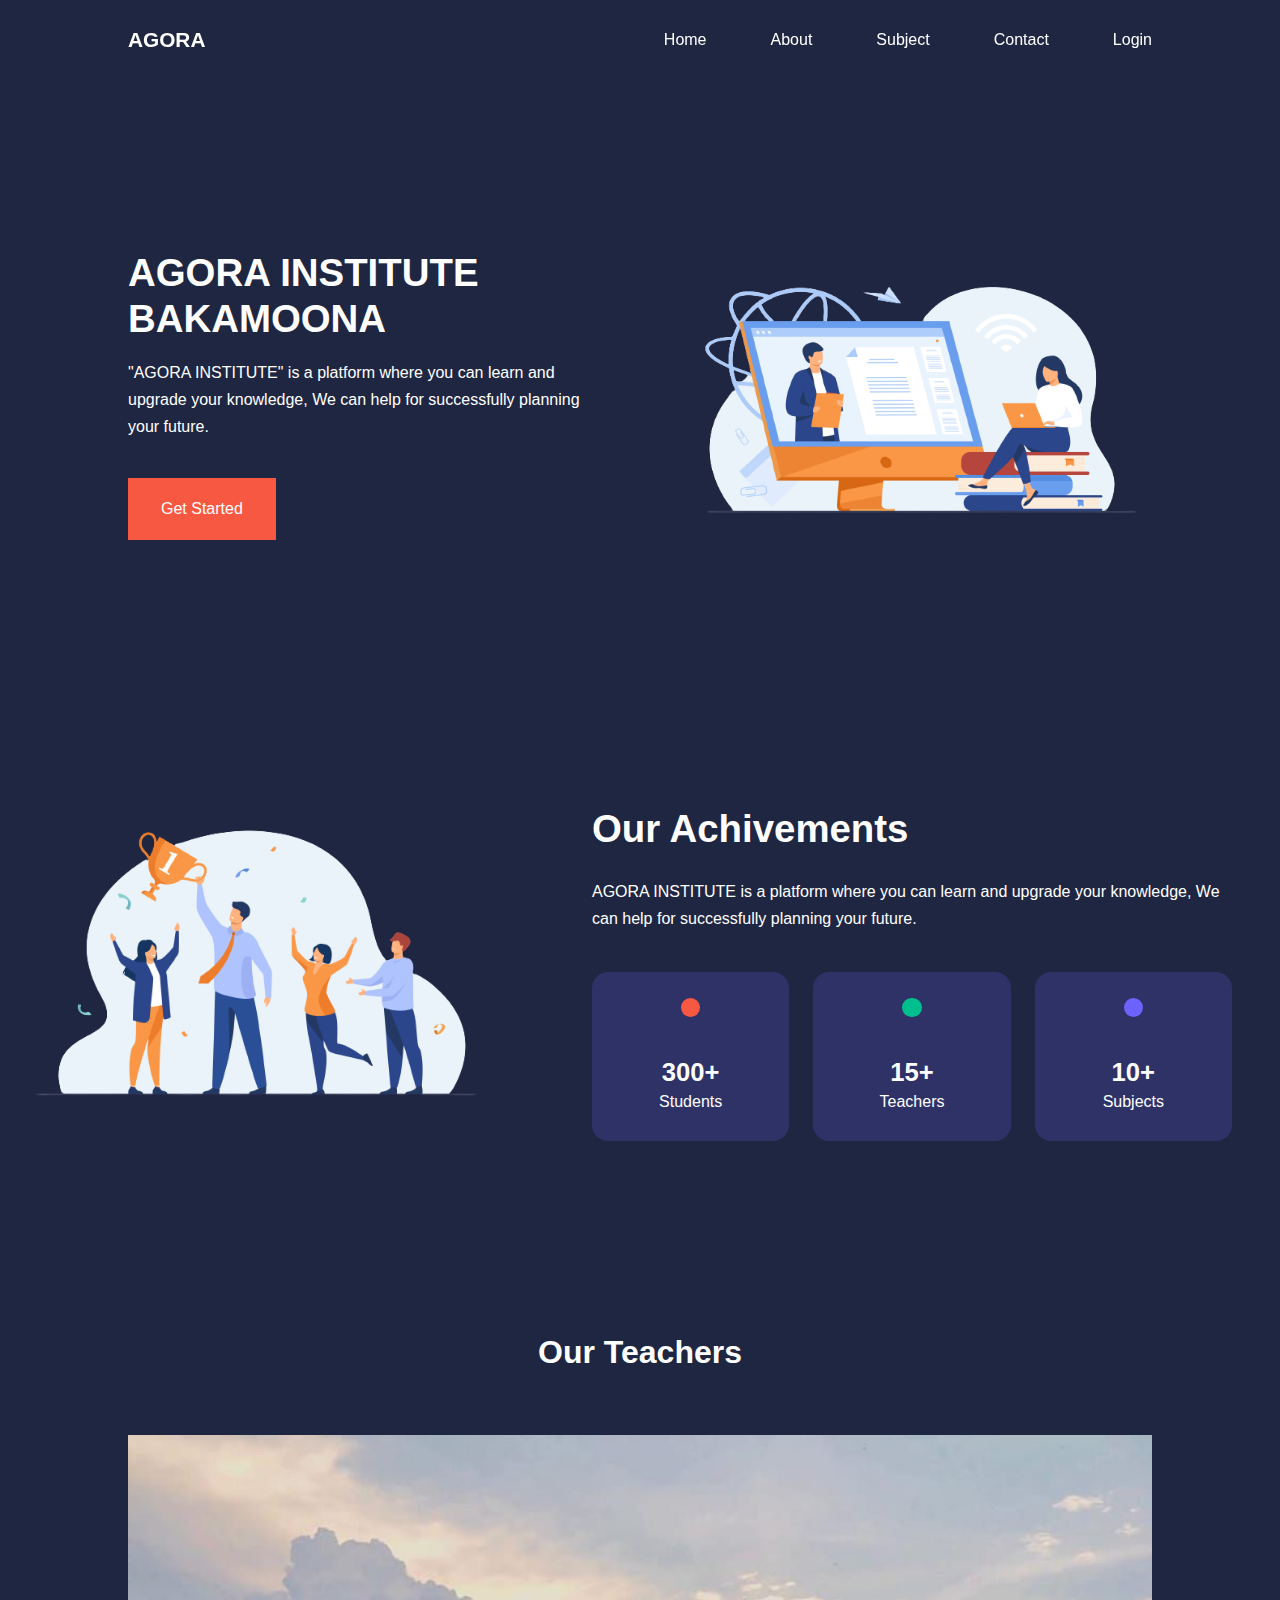
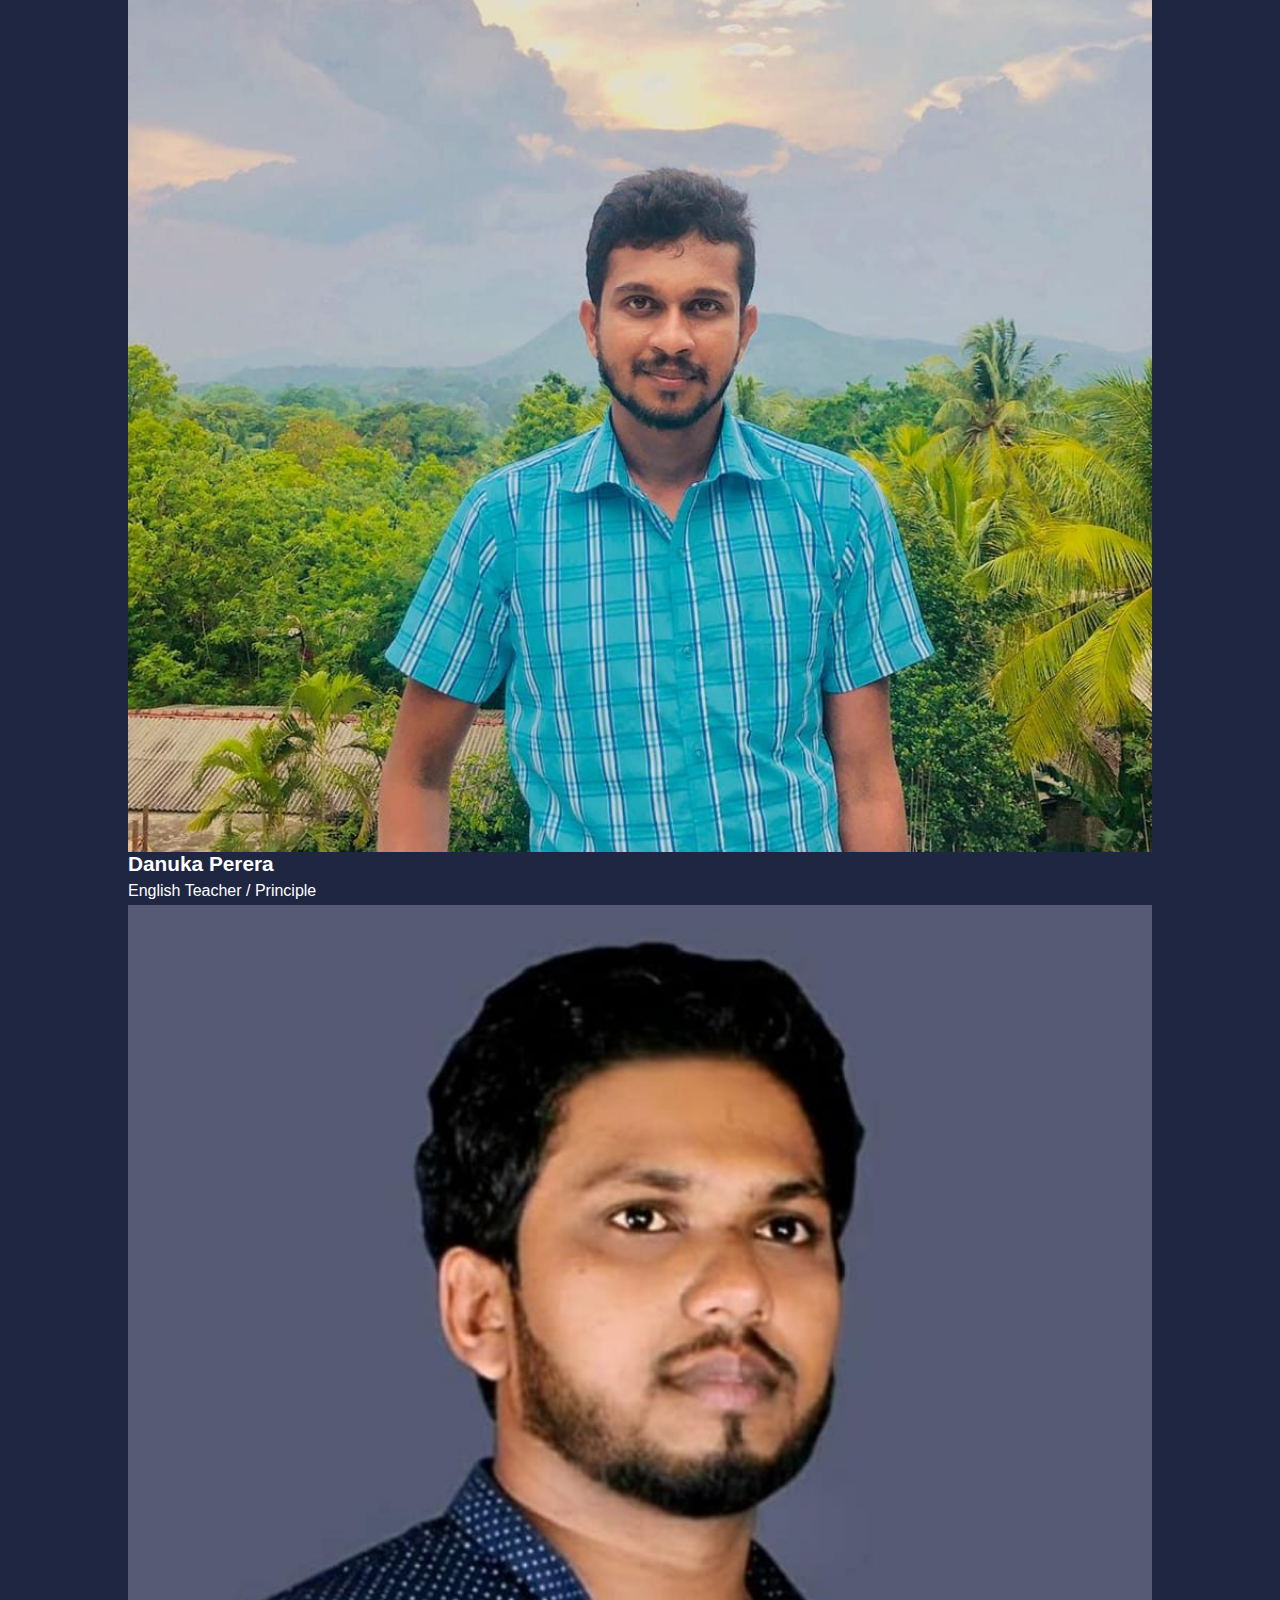
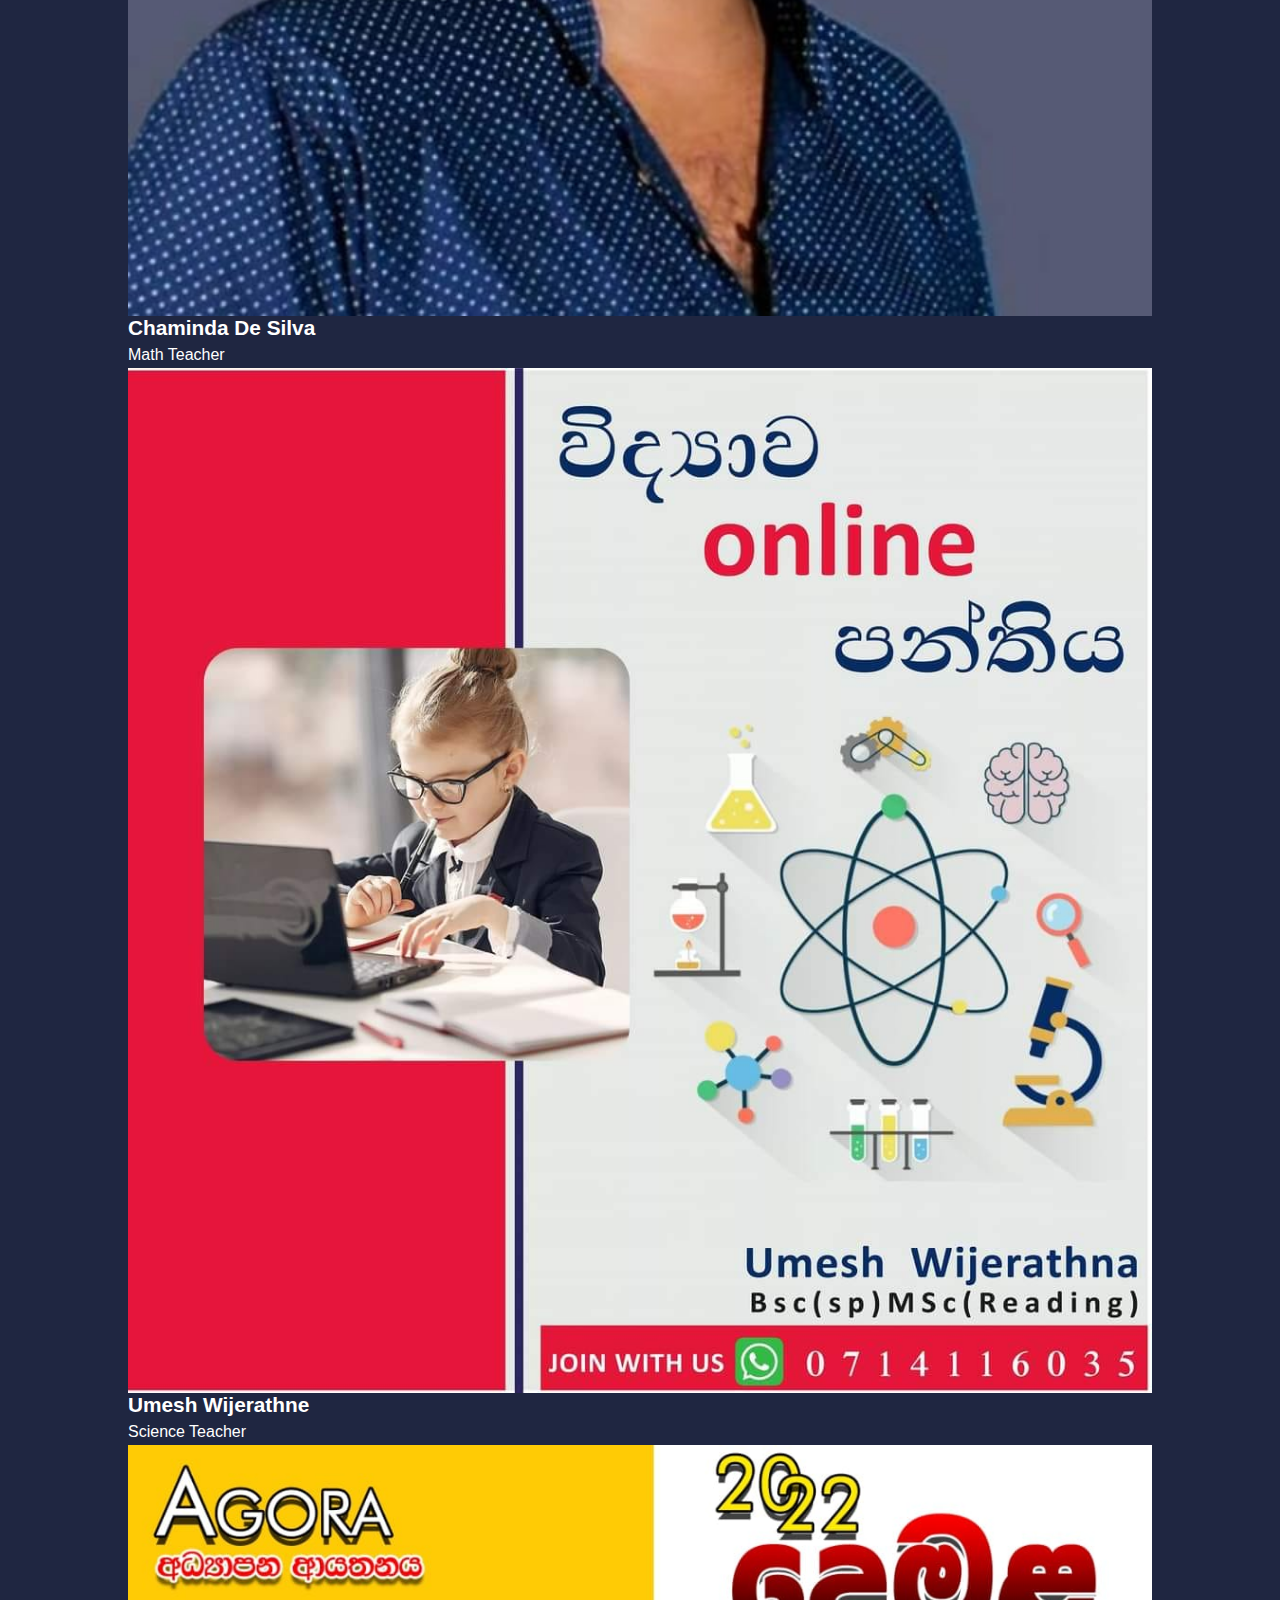
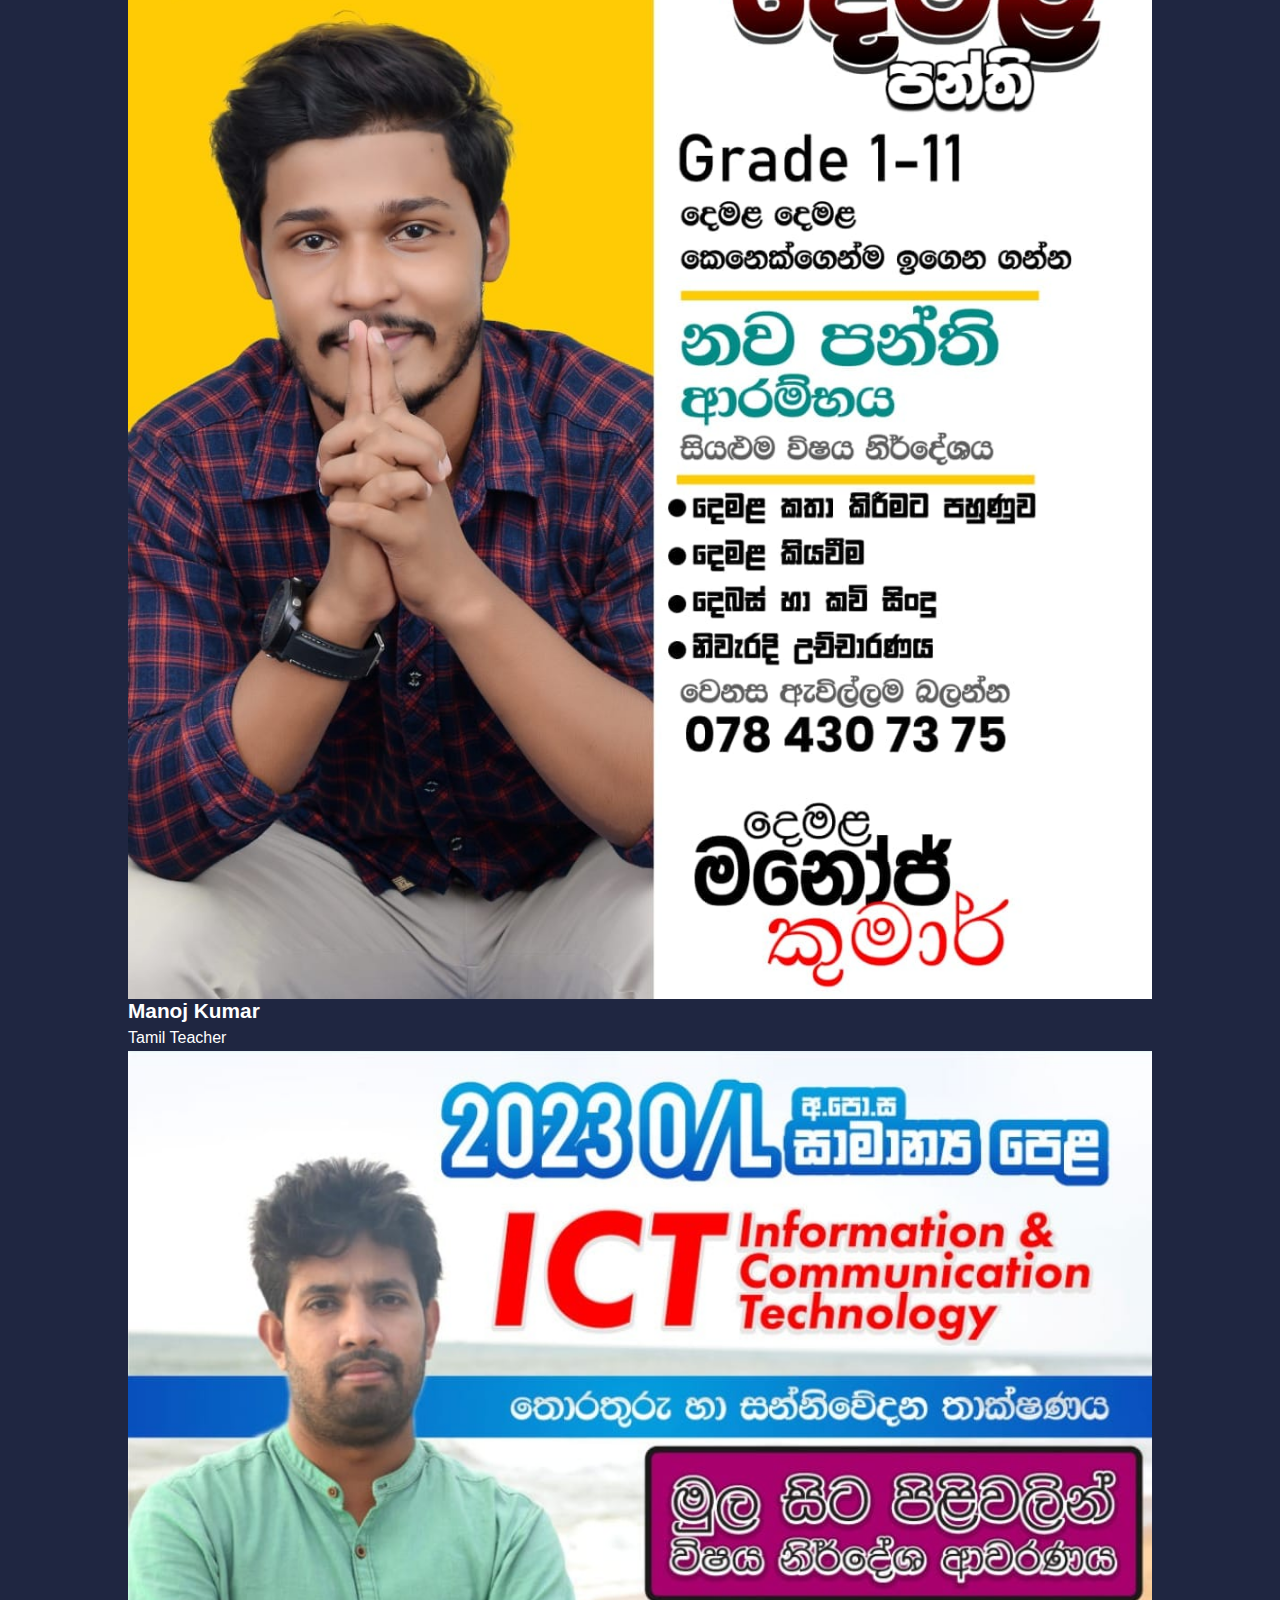
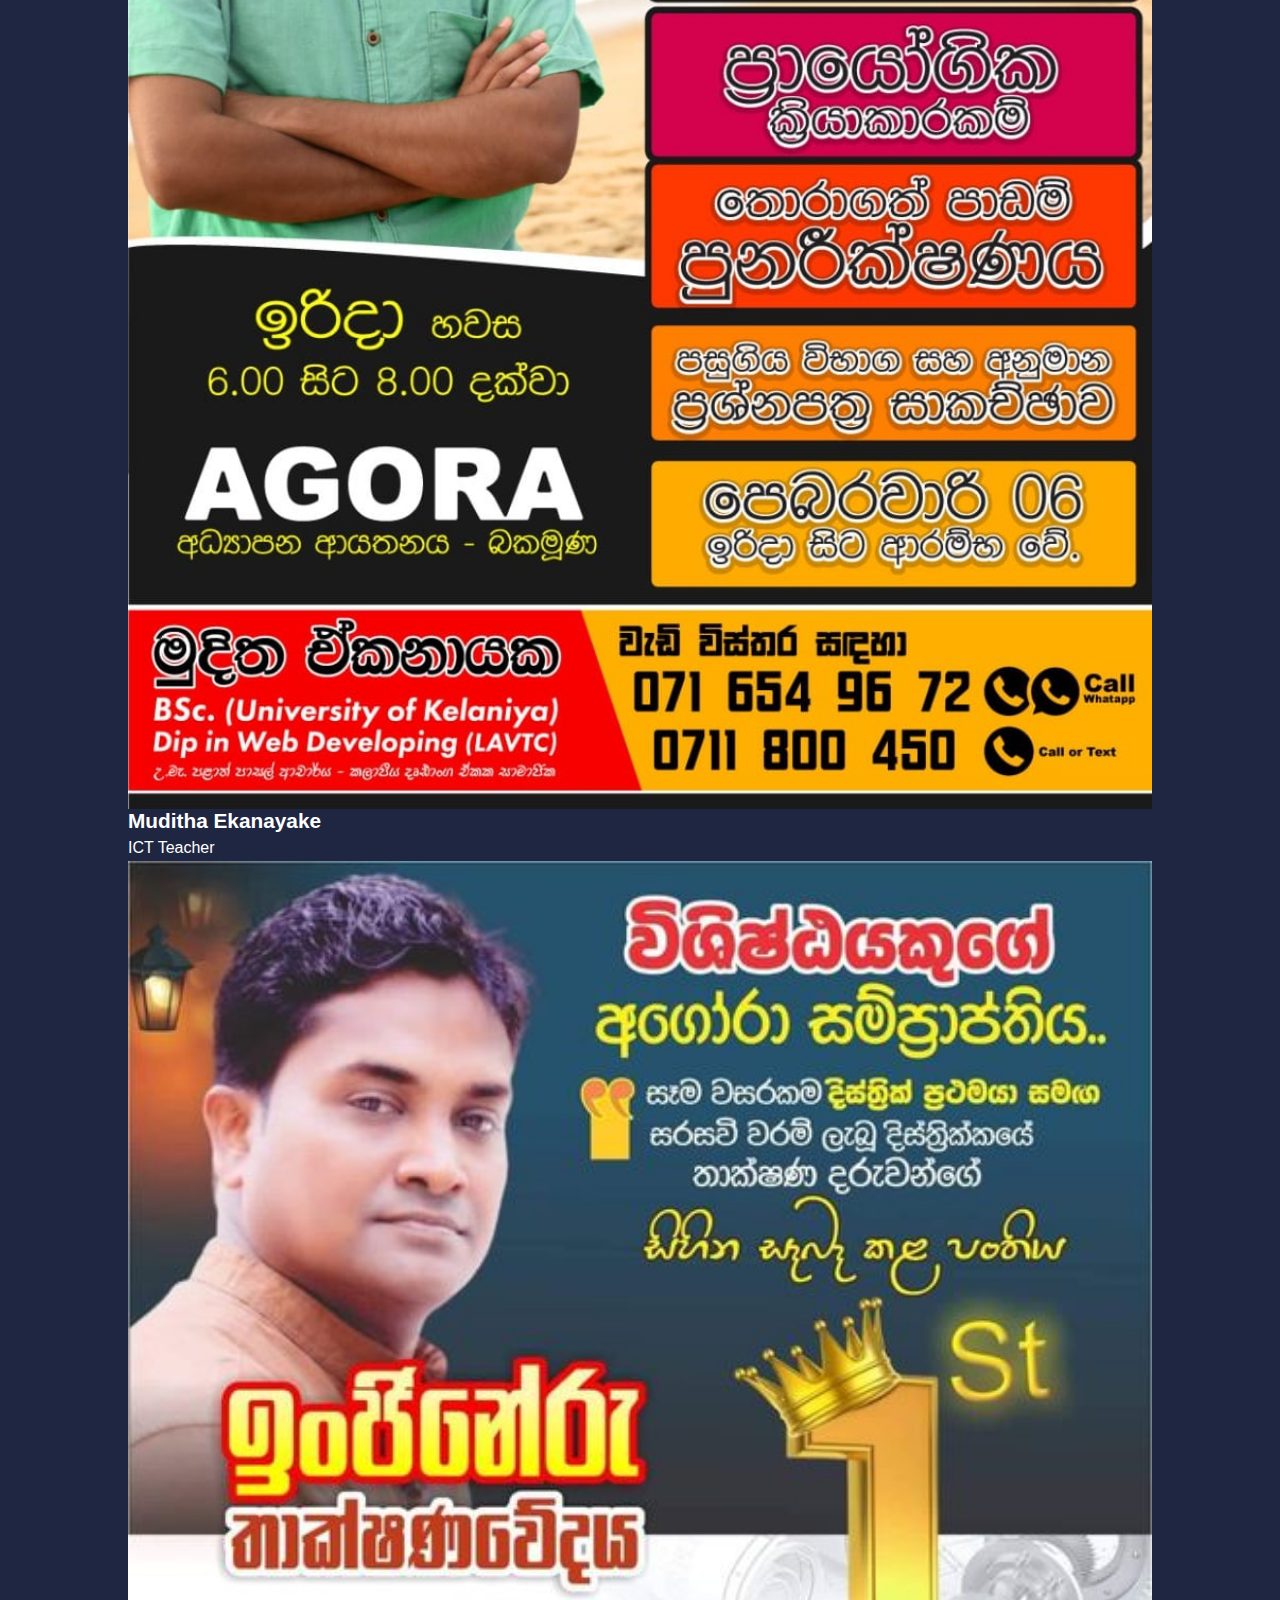
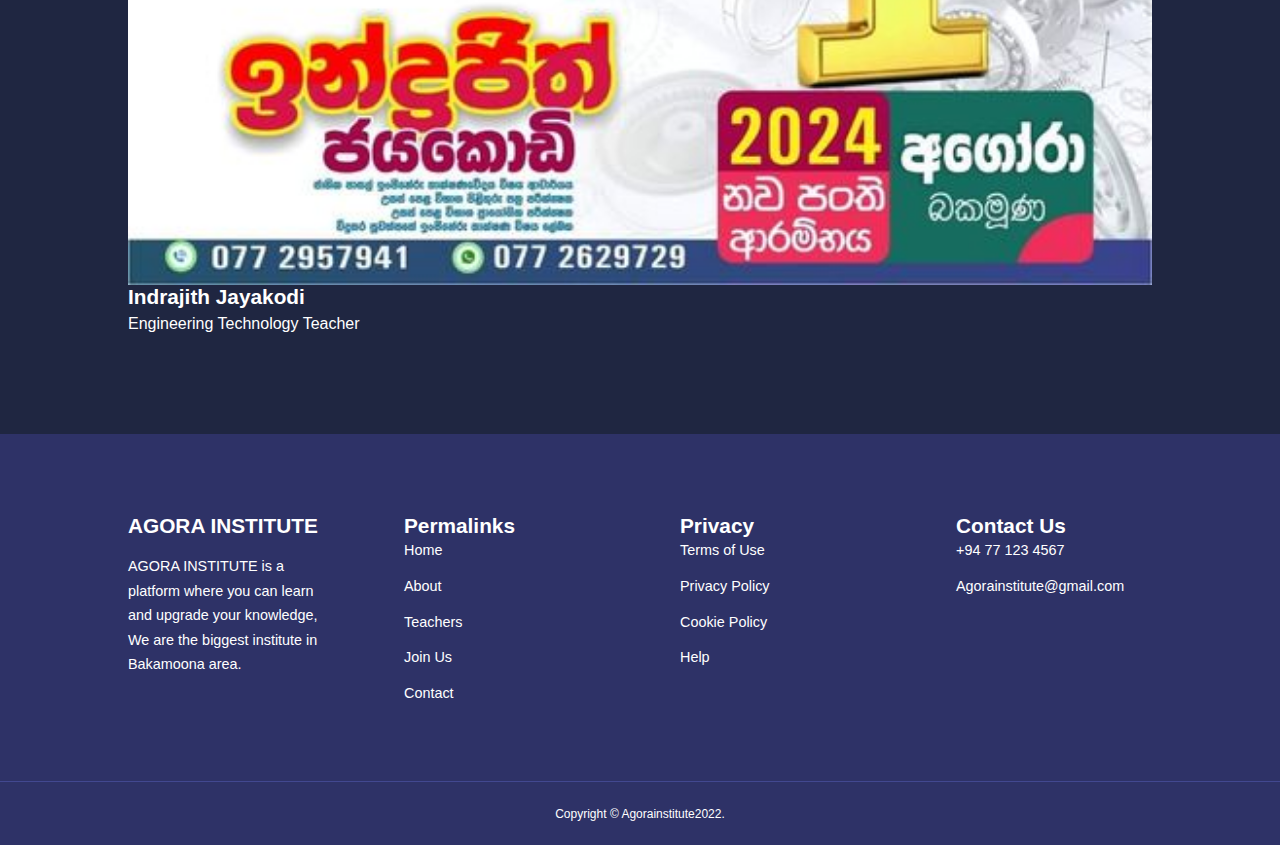
<file: docs/about.html>
<!DOCTYPE html>
<html lang="en">

<head>
    <meta charset="UTF-8">
    <meta http-equiv="X-UA-Compatible" content="IE=edge">
    <meta name="viewport" content="width=device-width, initial-scale=1.0">
    <link rel="stylesheet" href="https://unicons.iconscout.com/release/v4.0.0/css/line.css">
    <link rel="stylesheet" href="css/style.css">
    <link rel="stylesheet" href="css/about.css">
    <title>AGORA | ABOUT</title>
</head>

<body>
    <nav>
        <div class="container nav__container">
            <a href="index.html">
                <h4>AGORA</h4>
            </a>
            <ul class="nav__menu">
                <li><a href="index.html">Home</a></li>
                <li><a href="about.html">About</a></li>
                <li><a href="subject.html">Subject</a></li>
                <li><a href="contact.html">Contact</a></li>
                <li><a href="login.html">Login</a></li>
            </ul>

            <button id="open-menu-btn"><i class="uil uil-bars"></i></button>
            <button id="close-menu-btn"><i class="uil uil-multiply"></i></button>
        </div>
    </nav>
    <!*----==================== HOME====================-->

        <header>
            <div class="container header__container">
                <div class="header__left">
                    <h1>AGORA INSTITUTE BAKAMOONA</h1>
                    <p>"AGORA INSTITUTE" is a platform where you can learn and upgrade your
                        knowledge, We can help for successfully planning your future.</p>
                    <a href="subject.html" class="btn btn-primary">Get Started</a>
                </div>
                <div class="header__right">
                    <div class="header__right__img">
                        <img src="img/02.png">
                    </div>
                </div>
            </div>
        </header>
        <!*==================== ABOUT====================-->
            <section class="about__achivements">
                <div class="conteiner about__achivements-container">
                    <div class="achivements__left">
                        <img src="img/achivements.png">
                    </div>
                    <div class="achivements__right">
                        <h1>Our Achivements</h1>
                        <p>AGORA INSTITUTE is a platform where you can learn and upgrade your knowledge, We can help
                            for successfully planning your future.</p>
                        <div class="achivements__cards">
                            <article class="achivement__card">
                                <span class="achivement__card__icon"><i class="uil uil-book-reader"></i></span>
                                <h3>300+</h3>
                                <p>Students</p>
                            </article>
                            <article class="achivement__card">
                                <span class="achivement__card__icon"><i class="uil uil-users-alt"></i></span>
                                <h3>15+</h3>
                                <p>Teachers</p>
                            </article>
                            <article class="achivement__card">
                                <span class="achivement__card__icon"><i class="uil uil-award"></i></span>
                                <h3>10+</h3>
                                <p>Subjects</p>
                            </article>
                        </div>
                    </div>
                </div>
            </section>
            <!*====================TEACHERS==================-->
                <section class="team">
                    <h2>Our Teachers</h2>
                    <div class="container team__container">
                        <article class="team__member">
                            <div class="team__member__img">
                                <img src="img/danukasir.jpg">
                            </div>
                            <div class="team__member__info">
                                <h4>Danuka Perera</h4>
                                <p>English Teacher / Principle</p>
                            </div>
                            <div class="team__member__social">
                                <a href="https://www.facebook.com/danuka.perera.399" target="_blank"><i
                                        class="uil uil-facebook-f"></i></a>
                                <a href="https://www.instagram.com/danuka_perera/" target="_blank"><i
                                        class="uil uil-instagram"></i></a>
                                <a href="https://www.linkedin.com/in/danuka-perera-9a4b1b1b4/" target="_blank"><i
                                        class="uil uil-linkedin"></i></a>
                            </div>
                        </article>
                        <article class="team__member">
                            <div class="team__member__img">
                                <img src="img/chamindasir2.jpg">
                            </div>
                            <div class="team__member__info">
                                <h4>Chaminda De Silva</h4>
                                <p>Math Teacher</p>
                            </div>
                            <div class="team__member__social">
                                <a href="https://www.facebook.com/nuwan.perera.399" target="_blank"><i
                                        class="uil uil-facebook-f"></i></a>
                                <a href="https://www.instagram.com/nuwan_perera/" target="_blank"><i
                                        class="uil uil-instagram"></i></a>
                                <a href="https://www.linkedin.com/in/nuwan-perera-9a4b1b1b4/" target="_blank"><i
                                        class="uil uil-linkedin"></i></a>
                            </div>
                        </article>
                        <article class="team__member">
                            <div class="team__member__img">
                                <img src="img/umeshsir.jpg">
                            </div>
                            <div class="team__member__info">
                                <h4>Umesh Wijerathne</h4>
                                <p>Science Teacher</p>
                            </div>
                            <div class="team__member__social">
                                <a href="https://www.facebook.com/nuwan.perera.399" target="_blank"><i
                                        class="uil uil-facebook-f"></i></a>
                                <a href="https://www.instagram.com/nuwan_perera/" target="_blank"><i
                                        class="uil uil-instagram"></i></a>
                                <a href="https://www.linkedin.com/in/nuwan-perera-9a4b1b1b4/" target="_blank"><i
                                        class="uil uil-linkedin"></i></a>
                            </div>
                        </article>
                        <article class="team__member">
                            <div class="team__member__img">
                                <img src="img/manojsir.jpg">
                            </div>
                            <div class="team__member__info">
                                <h4>Manoj Kumar</h4>
                                <p>Tamil Teacher</p>
                            </div>
                            <div class="team__member__social">
                                <a href="https://www.facebook.com/nuwan.perera.399" target="_blank"><i
                                        class="uil uil-facebook-f"></i></a>
                                <a href="https://www.instagram.com/nuwan_perera/" target="_blank"><i
                                        class="uil uil-instagram"></i></a>
                                <a href="https://www.linkedin.com/in/nuwan-perera-9a4b1b1b4/" target="_blank"><i
                                        class="uil uil-linkedin"></i></a>
                            </div>
                        </article>

                        <article class="team__member">
                            <div class="team__member__img">
                                <img src="img/mudithasir.jpg">
                            </div>
                            <div class="team__member__info">
                                <h4>Muditha Ekanayake</h4>
                                <p>ICT Teacher</p>
                            </div>
                            <div class="team__member__social">
                                <a href="https://www.facebook.com/nuwan.perera.399" target="_blank"><i
                                        class="uil uil-facebook-f"></i></a>
                                <a href="https://www.instagram.com/nuwan_perera/" target="_blank"><i
                                        class="uil uil-instagram"></i></a>
                                <a href="https://www.linkedin.com/in/nuwan-perera-9a4b1b1b4/" target="_blank"><i
                                        class="uil uil-linkedin"></i></a>
                            </div>
                        </article>                        
                        <article class="team__member">
                            <div class="team__member__img">
                                <img src="img/jayakodisir.jpg">
                            </div>
                            <div class="team__member__info">
                                <h4>Indrajith Jayakodi</h4>
                                <p>Engineering Technology Teacher</p>
                            </div>
                            <div class="team__member__social">
                                <a href="https://www.facebook.com/nuwan.perera.399" target="_blank"><i
                                        class="uil uil-facebook-f"></i></a>
                                <a href="https://www.instagram.com/nuwan_perera/" target="_blank"><i
                                        class="uil uil-instagram"></i></a>
                                <a href="https://www.linkedin.com/in/nuwan-perera-9a4b1b1b4/" target="_blank"><i
                                        class="uil uil-linkedin"></i></a>
                            </div>
                        </article>
                    </div>
                </section>
                <!*==================== FOOTER====================-->
                    <footer class="footer">
                        <div class="container footer__container">
                            <div class="footer__1">
                                <a href="index.html" class="footer__logo">
                                    <h4>AGORA INSTITUTE</h4>
                                </a>
                                <p>AGORA INSTITUTE is a platform where you can learn and upgrade your knowledge, We are
                                    the
                                    biggest
                                    institute
                                    in Bakamoona area.</p>
                            </div>
                            <div class="footer__2">
                                <h4>Permalinks</h4>
                                <ul class="permalinks">
                                    <li><a href="index.html">Home</a></li>
                                    <li><a href="about.html">About</a></li>
                                    <li><a href="teachers.html">Teachers</a></li>
                                    <li><a href="register.html">Join Us</a></li>
                                    <li><a href="contact.html">Contact</a></li>
                                </ul>
                            </div>
                            <div class="footer__3">
                                <h4>Privacy</h4>
                                <ul class="privacy">
                                    <li><a href="#">Terms of Use</a></li>
                                    <li><a href="#">Privacy Policy</a></li>
                                    <li><a href="#">Cookie Policy</a></li>
                                    <li><a href="#">Help</a></li>
                                </ul>
                            </div>
                            <div class="footer__4">
                                <h4>Contact Us</h4>
                                <ul class="contact">
                                    <li><i class="uil uil-phone"></i> +94 77 123 4567</li>
                                    <li><i class="uil uil-envelope"></i>Agorainstitute@gmail.com</li>
                                </ul>
                                <ul class="social">
                                    <li><a href="#"><i class="uil uil-facebook-f"></i></a></li>
                                    <li><a href="#"><i class="uil uil-twitter-alt"></i></a></li>
                                    <li><a href="#"><i class="uil uil-instagram"></i></a></li>
                                    <li><a href="#"><i class="uil uil-youtube"></i></a></li>
                                </ul>
                            </div>
                        </div>

                        <div class="footer__copyright">
                            <small>Copyright &copy; Agorainstitute2022.</small>
                        </div>
                    </footer>



                    <script src="javascript/main.js"></script>
</body>

</html>
</file>
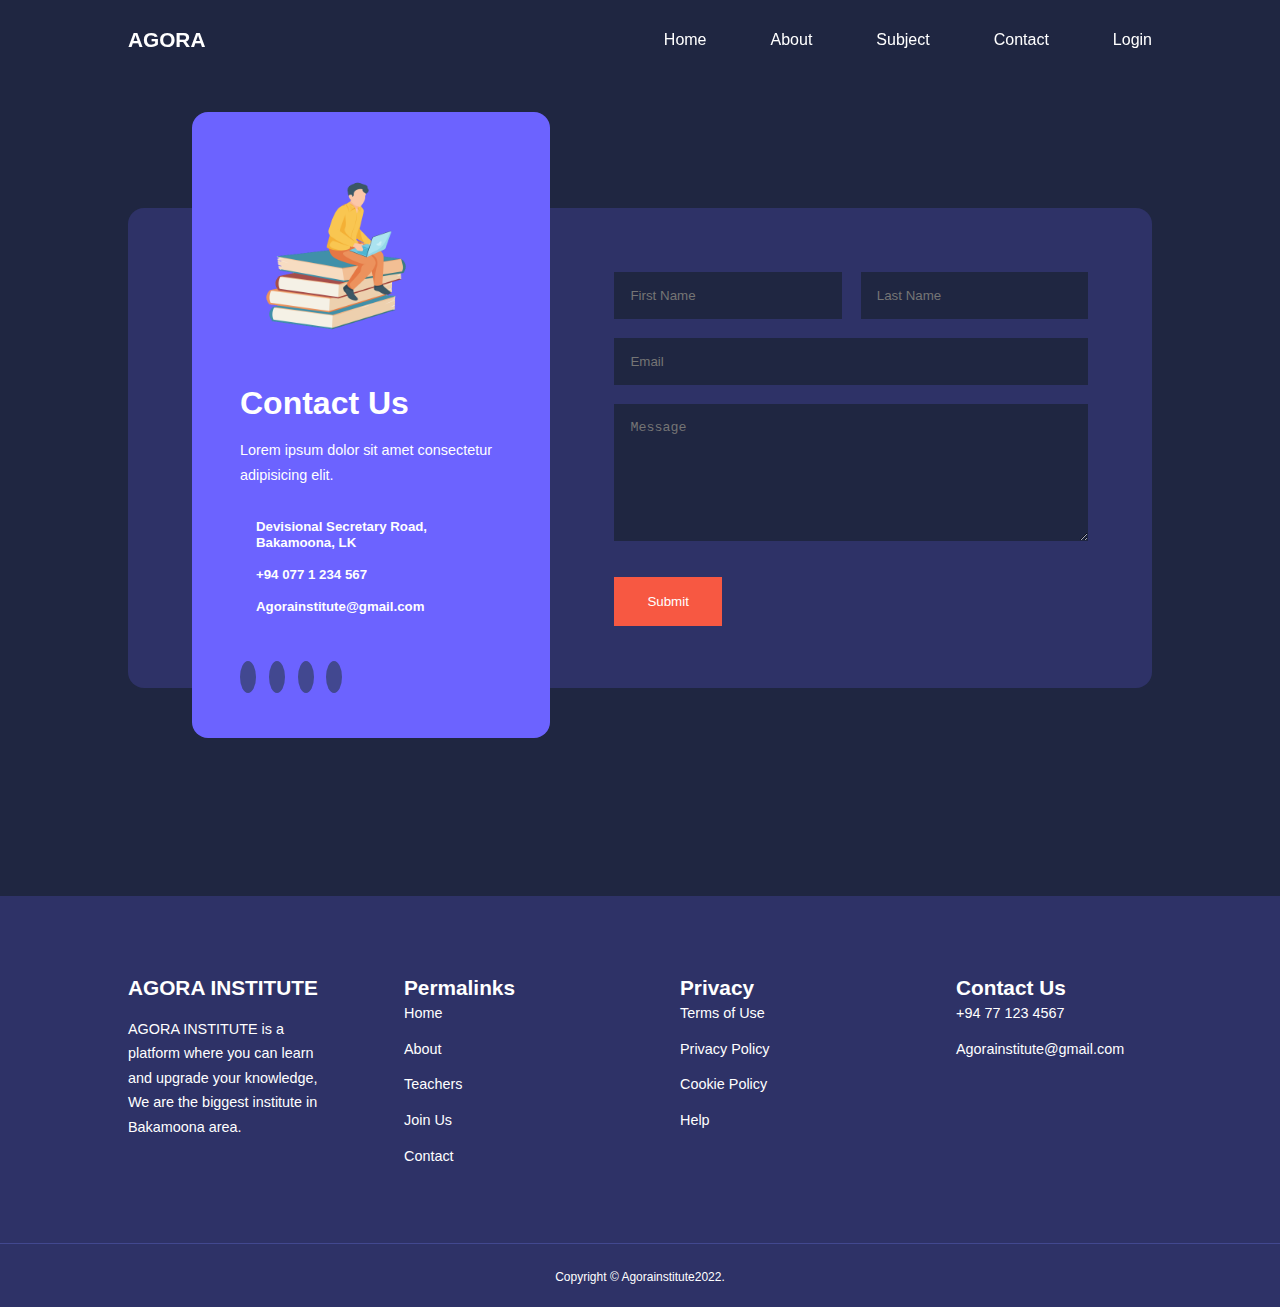
<file: docs/contact.html>
<!DOCTYPE html>
<html lang="en">

<head>
    <meta charset="UTF-8">
    <meta http-equiv="X-UA-Compatible" content="IE=edge">
    <meta name="viewport" content="width=device-width, initial-scale=1.0">
    <link rel="stylesheet" href="https://unicons.iconscout.com/release/v4.0.0/css/line.css">
    <link rel="stylesheet" href="css/style.css">
    <link rel="stylesheet" href="css/contact.css">
    <title>AGORA | CONTACT</title>
</head>

<body>
    <nav>
        <div class="container nav__container">
            <a href="index.html">
                <h4>AGORA</h4>
            </a>
            <ul class="nav__menu">
                <li><a href="index.html">Home</a></li>
                <li><a href="about.html">About</a></li>
                <li><a href="subject.html">Subject</a></li>
                <li><a href="contact.html">Contact</a></li>
                <li><a href="login.html">Login</a></li>
            </ul>

            <button id="open-menu-btn"><i class="uil uil-bars"></i></button>
            <button id="close-menu-btn"><i class="uil uil-multiply"></i></button>
        </div>
    </nav>
    <!*----================CONTACT US====================---->
        <section class="contact">
            <div class="container contact__container">
                <aside class="contact__aside">
                    <div class="aside__img">
                        <img src="img/03.png">
                    </div>
                    <h2>Contact Us</h2>
                    <p>Lorem ipsum dolor sit amet consectetur adipisicing elit.</p>
                    <ul class="contact__info">
                        <li>
                            <i class="uil uil-map-marker"></i>
                            <h5>Devisional Secretary Road, Bakamoona, LK</h5>
                        </li>
                        <li>
                            <i class="uil uil-phone"></i>
                            <h5>+94 077 1 234 567</h5>
                        </li>
                        <li>
                            <i class="uil uil-envelope"></i>
                            <h5>Agorainstitute@gmail.com</h5>
                        </li>
                    </ul>
                    <ul class="contact__social">
                        <li><a href="#"><i class="uil uil-facebook-f"></i></a></li>
                        <li><a href="#"><i class="uil uil-twitter-alt"></i></a></li>
                        <li><a href="#"><i class="uil uil-instagram"></i></a></li>
                        <li><a href="#"><i class="uil uil-linkedin"></i></a></li>
                    </ul>            
                </aside>



                <form action="https://formspree.io/f/mwkzrnln" method="POST" class="contact__form">
                    <div class="form__name">
                        <input type="text" name="First Name" placeholder="First Name" required>
                        <input type="text" name="Last Name" placeholder="Last Name" required>
                    </div>
                        <input type="email" name="Email" placeholder="Email" required>
                        <textarea name="Message" placeholder="Message" rows="7" required></textarea>
                        <button type="submit" class="btn btn-primary">Submit</button>
                </form>
            </div>
        </section>


        <!*==================== FOOTER====================-->
            <footer class="footer">
                <div class="container footer__container">
                    <div class="footer__1">
                        <a href="index.html" class="footer__logo">
                            <h4>AGORA INSTITUTE</h4>
                        </a>
                        <p>AGORA INSTITUTE is a platform where you can learn and upgrade your knowledge, We are
                            the
                            biggest
                            institute
                            in Bakamoona area.</p>
                    </div>
                    <div class="footer__2">
                        <h4>Permalinks</h4>
                        <ul class="permalinks">
                            <li><a href="index.html">Home</a></li>
                            <li><a href="about.html">About</a></li>
                            <li><a href="teachers.html">Teachers</a></li>
                            <li><a href="register.html">Join Us</a></li>
                            <li><a href="contact.html">Contact</a></li>
                        </ul>
                    </div>
                    <div class="footer__3">
                        <h4>Privacy</h4>
                        <ul class="privacy">
                            <li><a href="#">Terms of Use</a></li>
                            <li><a href="#">Privacy Policy</a></li>
                            <li><a href="#">Cookie Policy</a></li>
                            <li><a href="#">Help</a></li>
                        </ul>
                    </div>
                    <div class="footer__4">
                        <h4>Contact Us</h4>
                        <ul class="contact">
                            <li><i class="uil uil-phone"></i> +94 77 123 4567</li>
                            <li><i class="uil uil-envelope"></i>Agorainstitute@gmail.com</li>
                        </ul>
                        <ul class="social">
                            <li><a href="#"><i class="uil uil-facebook-f"></i></a></li>
                            <li><a href="#"><i class="uil uil-twitter-alt"></i></a></li>
                            <li><a href="#"><i class="uil uil-instagram"></i></a></li>
                            <li><a href="#"><i class="uil uil-youtube"></i></a></li>
                        </ul>
                    </div>
                </div>

                <div class="footer__copyright">
                    <small>Copyright &copy; Agorainstitute2022.</small>
                </div>
            </footer>



            <script src="javascript/main.js"></script>
</body>

</html>
</file>
<file: docs/css/style.css>
* {
  margin: 0;
  padding: 0;
  border: 0;
  outline: 0;
  text-decoration: none;
  list-style: none;
  box-sizing: border-box;
}
:root {
  --color-primary: #6c63ff;
  --color-success: #00bf8e;
  --color-warning: #f7c94b;
  --color-danger: #f75842;
  --color-danger-variant: rgba(247, 88, 66, 0.4);
  --color-white: #fff;
  --color-black: #000;
  --color-light: rgba(255, 255, 255, 0.7);
  --color-bg: #1f2641;
  --color-bg1: #2e3267;
  --color-bg2: #424890;

  --container-width-lg: 80%;
  --container-width-md: 90%;
  --container-width-sm: 94%;

  --transition: all 400ms ease;
}
body {
  font-family: "monserrat", sans-serif;
  line-height: 1.7;
  color: var(--color-white);
  background-color: var(--color-bg);
}
.container {
  max-width: var(--container-width-lg);
  margin: 0 auto;
}
section {
  padding: 6rem 0;
}
section h2 {
  text-align: center;
  margin-bottom: 4rem;
}
h1,
h2,
h3,
h4,
h5 {
  line-height: 1.2;
}
h1 {
  font-size: 2.4rem;
}
h2 {
  font-size: 2rem;
}
h3 {
  font-size: 1.6rem;
}
h4 {
  font-size: 1.3rem;
}
a {
  color: var(--color-white);
}
img {
  width: 100%;
  display: block;
  object-fit: cover;
}
.btn {
  display: inline-block;
  background-color: var(--color-white);
  color: var(--color-black);
  padding: 1rem 2rem;
  border: 1px solid transparent;
  font-weight: 500;
  transition: var(--transition);
}
.btn:hover {
  background: transparent;
  color: var(--color-white);
  border-color: var(--color-white);
}
.btn-primary {
  background-color: var(--color-danger);
  color: var(--color-white);
}
/*==================== NAVBAR ====================*/
nav {
  background: transparent;
  width: 100vw;
  height: 5rem;
  position: fixed;
  top: 0;
  z-index: 11;
}
/*==================== NAVBAR SCROLLING EFFECT JS ====================*/
.window-scroll {
  background: var(--color-primary);
  box-shadow: 0 1rem 2rem rgba(0, 0, 0, 0.2);
}
.nav__container {
  height: 100%;
  display: flex;
  justify-content: space-between;
  align-items: center;
}
nav button {
  display: none;
}
.nav__menu {
  display: flex;
  align-items: center;
  gap: 4rem;
}
.nav__menu a {
  font: size 0.9rem;
  transition: var(--transition);
}
.nav__menu a:hover {
  color: var(--color-bg2);
}
/*==================== HOME ====================*/
header {
  position: relative;
  top: 5rem;
  overflow: hidden;
  height: 70vh;
  margin-bottom: 5rem;
}
.header__container {
  display: grid;
  grid-template-columns: 1fr 1fr;
  align-items: center;
  gap: 5rem;
  height: 100%;
}
.header__left p {
  margin: 1rem 0 2.4rem;
}
/*==================== Categories ====================*/
.categories {
  background: var(--color-bg1);
  height: 35rem;
}
.categories h1 {
  line-height: 1;
  margin-bottom: 3rem;
}
.categories__container {
  display: grid;
  grid-template-columns: 40% 60%;
  /*gap: 4rem;*/
}
.categories__left {
  margin-right: 4rem;
}
.categories__left p {
  margin: 1rem 0 3rem;
}
.categories__right {
  display: grid;
  grid-template-columns: repeat(3, 1fr);
  gap: 1.2rem;
}
.category {
  background: var(--color-bg2);
  padding: 2rem;
  border-radius: 2rem;
  transition: var(--transition);
}
.category:hover {
  box-shadow: 0 3rem 3rem rgba(0, 0, 0, 0.3);
  z-index: 1;
}
.category:nth-child(2) .catogory__icon {
  background: var(--color-danger);
}
.category:nth-child(3) .catogory__icon {
  background: var(--color-success);
}
.category:nth-child(4) .catogory__icon {
  background: var(--color-warning);
}
.category:nth-child(5) .catogory__icon {
  background: var(--color-success);
}
.catogory__icon {
  background: var(--color-primary);
  padding: 0.7rem;
  border-radius: 0.9rem;
}
.category h5 {
  margin: 2rem 0 1rem;
}
.category p {
  font-size: 0.85rem;
}

/*==================== SUBJECTS ====================*/

.subjects {
  margin-top: 10rem;
}
.subjects__container {
  display: grid;
  grid-template-columns: repeat(3, 1fr);
  gap: 2rem;
}
.subject {
  background: var(--color-bg1);
  text-align: center;
  border: 1px solid transparent;
  transition: var(--transition);
}
.subject:hover {
  background: transparent;
  border-color: var(--color-primary);
}
.subjects__info {
  padding: 3rem;
}
.english {
  padding: 4rem;
}
.subjects__info p {
  margin: 1.2rem 0 2rem;
  font-size: 0.9rem;
}

/*====================FAQ====================*/
.faqs {
  background: var(--color-bg1);
  box-shadow: inset 0 0 3rem rgba(0, 0, 0, 0.5);
}
.faq__container {
  display: grid;
  grid-template-columns: 1fr 1fr;
  gap: 1rem;
}
.faq {
  padding: 2rem;
  display: flex;
  align-items: center;
  gap: 1.4rem;
  height: fit-content;
  background-color: var(--color-primary);
  cursor: pointer;
}
.faq h4 {
  font-size: 1rem;
  line-height: 2.2;
}
.faq__icon {
  align-self: flex-start;
  font-size: 1.2rem;
}
.faq p {
  margin-top: 0.8rem;
  display: none;
}
.faq.open p {
  display: block;
}

/*==================== TESTIMONIALS ====================*/

.testimonials__container {
  overflow-x: hidden;
  position: relative;
  margin-bottom: 5rem;
}
.testimonial {
  padding-top: 2rem;
}
.avatar {
  width: 6rem;
  height: 6rem;
  border-radius: 50%;
  overflow: hidden;
  margin: 0 auto 1rem;
  border: 1rem solid var(--color-primary);
}
.testimonial__info {
  text-align: center;
}
.testimonial__body {
  background: var(--color-primary);
  padding: 2rem;
  margin-top: 3rem;
  position: relative;
}
.testimonial__body::before {
  content: "";
  display: block;
  background: linear-gradient(
    135deg,
    transparent,
    var(--color-primary),
    var(--color-primary),
    var(--color-primary)
  );
  width: 3rem;
  height: 3rem;
  position: absolute;
  left: 50%;
  top: -1.5rem;
  transform: rotate(45deg);
}

/*==================== FOOTER ====================*/
footer {
  background: var(--color-bg1);
  padding-top: 5rem;
  font-size: 0.9rem;
}
.footer__container {
  display: grid;
  grid-template-columns: repeat(4, 1fr);
  gap: 5rem;
}
.footer__1 p {
  margin: 1rem 0 2rem;
}
footer ul li {
  margin-bottom: 0.7rem;
}
footer ul li a:hover {
  text-decoration: underline;
}
.social {
  display: flex;
  gap: 1rem;
  font-size: 1.2rem;
  margin-top: 2rem;
}
.footer__copyright {
  text-align: center;
  margin-top: 4rem;
  padding: 1.2rem 0;
  border-top: 1px solid var(--color-bg2);
}

/*==================== MEDIA QUERIES ====================*/

@media screen and (max-width: 1024px) {
  .container {
    width: var(--container-width-md);
  }
  h1{
    font-size: 2.2rem;
  }
  h2{
    font-size: 1.7rem;
  }
  h3{
    font-size: 1.4rem;
  }
  h4{
    font-size: 1.2rem;
  }
  /*==================== NAVBAR ====================*/
nav button{
  display: inline-block;
  background: transparent;
  font-size: 1.8rem;
  color: var(--color-white);
  cursor: pointer;  
}
nav button#close-menu-btn{
  display: none;
}
.nav__menu{
  position: fixed;
  top: 5rem;
  right: 10%;
  height: fit-content;
  width: 18rem;
  flex-direction: column;
  gap: 0;
  display: none;
}
.nav__menu li{
  width: 100%;
  height: 5.8rem;
  animation: animateNavItems 1s linear forwards;
  transform-origin: top right;
  opacity: 0;  

}
.nav__menu li:nth-child(1){
  animation-delay: 0s;
}
.nav__menu li:nth-child(2){
  animation-delay: 200ms;
}
.nav__menu li:nth-child(3){
  animation-delay: 300ms;
}
.nav__menu li:nth-child(4){
  animation-delay: 400ms;
}
.nav__menu li:nth-child(5){
  animation-delay: 500ms;
}

@keyframes animateNavItems{
  0%{    
    transform: rotateZ(-90deg) rotateX(90deg) scale(0.1);
  }
  100%{
    transform: rotateZ(0) rotateX(0) scale(1); 
    opacity: 1;
  }
  
}

.nav__menu li a{
 background: var(--color-primary);
 box-shadow: -4rem 6rem 10rem rgba(0, 0, 0, 0.6);
 width: 100%;
 height: 100%;
  display: grid;
  place-items: center;
}
.nav__menu li a:hover{
  background: var(--color-bg2);
  color: var(--color-white);
}

/*==================== HOME ====================*/
header{
  height: 52vh;
  margin-bottom: 4rem;
}
.header__container{
  gap:0;
  padding-bottom: 3rem;  
}
/*==================== SUBJECTS ====================*/
.categories{
  height: auto;

}
.categories__container{
  grid-template-columns: 1fr;
  gap: 3rem;
}
.categories__left{
  margin-right: 0;
}
/*==================== POPULAR ====================*/
.subjects{
  margin-top: 0;  
}
.subjects__container{
  grid-template-columns: 1fr 1fr;
}
/*==================== Faqs ====================*/
.faq__container{
  grid-template-columns: 1fr;
}
.faq{
  padding: 1.5rem;  
}
/*==================== FOOTER ====================*/
.footer__container{
  grid-template-columns: 1fr 1fr;
}
}

/*==================== MEDIA  ====================*/

@media screen and (max-width: 600px) {
    
  
  .container {
    width: var(--container-width-sm);
  }
  /*==================== HOME ====================*/
  header{
    height: 100vh;
  }
  .header__container{
    grid-template-columns: 1fr;
    text-align: center;
    margin-top: 0;
  }
  .header__left p{
    margin-bottom: 1.3rem;
  }

  /*==================== SUBJECTS ====================*/
.categories__right{
  grid-template-columns: 1fr 1fr;
  gap: 0.7rem;
}
.category{
  padding: 1rem;
  border-radius: 1rem;
}
.catogory__icon{
  margin-top: 4px;
  display: inline-block;
}
/*==================== POPULAR ====================*/
.subjects__container{
  grid-template-columns: 1fr;
}
/*==================== TESTIMONIALS ====================*/
.testimonial__body{
padding: 1.2rem;
}
/*==================== FOOTER ====================*/
.footer__container{
  grid-template-columns: 1fr;
  text-align: center;
}
.footer__1 p{
  margin: 1rem auto;
}
.social{
  justify-content: center;
}
}
</file>
<file: docs/css/about.css>
.about__achivements{
    margin-top: 3rem;    
}
.about__achivements-container{
    display: grid;
    grid-template-columns:  40% 50%;
    gap: 5rem;
}
.achivements__right > p{
    margin: 1.6rem 0 2.5rem;    
}
.achivements__cards{
    display:grid;
    grid-template-columns: repeat(3, 1fr);
    gap: 1.5rem;  
}
.achivement__card{
    background-color:var(--color-bg1);
    padding: 1.6rem;
    border-radius: 1rem;
    text-align: center;
 

    transtition:var(--transition);
}
.achivement__card:hover {
    backhground-color: var(--color-bg2);
    box-shadow: 0 3rem 3rem rgba(0,0,0,0.3);
}
.achivement__card__icon{
    background: var(--color-danger);
    padding: 0.6rem;
    border-radius: 1rem;
    display: inline-block;
    margin-bottom: 2rem;
    font-size: 2rem;
}
.achivement__card:nth-child(2)
.achivement__card__icon{
    background: var(--color-success);
}
.achivement__card:nth-child(3)
.achivement__card__icon{
    background: var(--color-primary);
}
</file>
<file: docs/css/contact.css>
.contact__container {
  background: var(--color-bg1);
  padding: 4rem;
  display: grid;
  grid-template-columns: 40% 60%;
  gap: 4rem;
  height: 30rem;
  margin: 7rem auto;
  border-radius: 1rem;  
}
 /*?-------------------------ASIDE----------------------------------*/
 .contact__aside{
    background: var(--color-primary);
    padding: 3rem;
    border-radius: 1rem;
    position: relative;
    bottom: 10rem;
 }
 .aside__img{
    width:12rem;
    margin-bottom: 2rem;    
 }
 .contact__aside h2{
    text-align: left;
    margin-bottom: 1rem;
 }
 .contact__aside p{
    font-size:  0.9rem;
    margin-bottom: 2rem;
 }
 .contact__info li{
    display: flex;
    gap: 1rem;
    align-items: center;
    margin-bottom: 1rem;
 }
 .contact__social{
    display: flex;
    gap: 0.8rem;
    margin-top: 3rem;    
 }
 .contact__social a{
    background: var(--color-bg2);
    padding: 0.5rem;
    border-radius: 50%;
    font-size: 0.9rem;
    transition: var(--transition);
 }
 .contact__social a:hover{
    background: transparent;
}


/**-------------------------FORM----------------------------------*/

.contact__form{
 display: flex;
 flex-direction: column;
 gap: 1.2rem;
 margin-right: 4rem;
}

.form__name{
    display: flex;
    gap: 1.2rem;        
} 
.contact__form input[type="text"]{
    width:50%;    
}
input, textarea{
    width: 100%;
    padding:1rem;
    background: var(--color-bg);
    color: var(--color-white);
}
.contact__form .btn{
    width: max-content;
    margin-top: 1rem;
    cursor: pointer;
}

/**-------------------------RESPONSIVE---------------------------------*/

@media (max-width: 1024px) {
 .contact{
    /*padding-bottom: 0;*/
 }
 .contact__container{
    gap: 1.5rem;
    margin-top: 3rem;
    height: auto;
    padding: 1.5rem;
}
.contact__aside{
    width: auto;
    padding: 1.5rem;
    bottom: 0;
}
.contact__form{
   align-self: center;
   margin-right: 1.5rem;
}
}

/**-------------------------RESPONSIVE---------------------------------*/

@media (max-width: 600px) {

    .contact__container{
        grid-template-columns: 1fr;
        gap: 3rem;
        margin-top: 0;
        padding: 0;
    }
    .contact__form{
        margin: 0 1.5rem 3rem;
    }
    .form__name{
        flex-direction: column;
    }
    .form__name input[type="text"]{
        width: 100%;
    }
}
</file>
